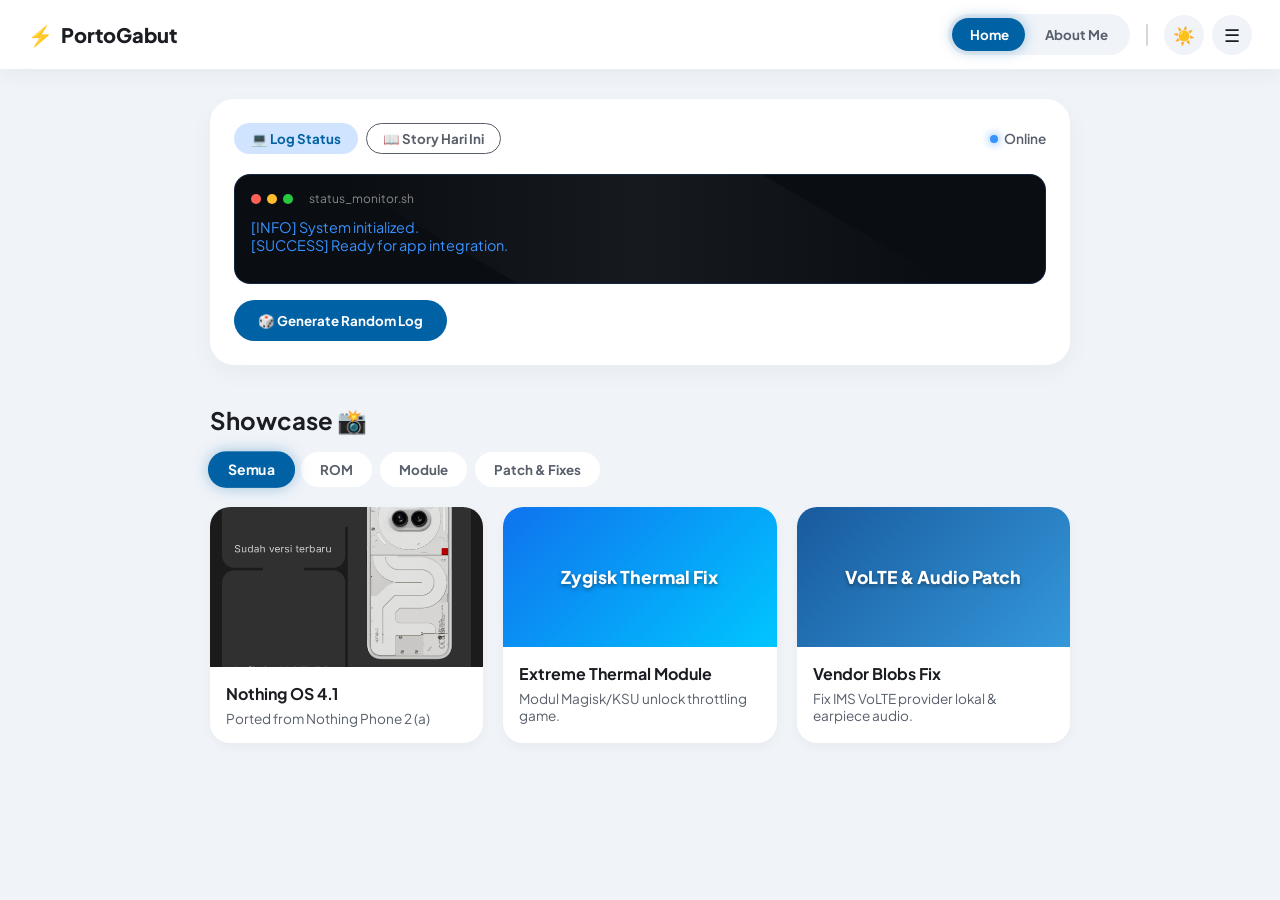
<file: index.html>
<!DOCTYPE html>
<html lang="id">
<head>
  <meta charset="UTF-8">
  <!-- PENGUNCI SKALA VIEWPORT UNTUK PREVENT STRETCH/ZOOM SIMULATOR -->
  <meta name="viewport" content="width=device-width, initial-scale=1.0, maximum-scale=1.0, user-scalable=no">
  <title>PortoGabut - Expressive Portfolio</title>
  <link href="https://fonts.googleapis.com/css2?family=Plus+Jakarta+Sans:wght@500;700;800&family=Fira+Code:wght@500;700&display=swap" rel="stylesheet">
  <link rel="stylesheet" href="style.css">
</head>
<body>

  <!-- Top App Bar Navbar -->
  <header class="top-app-bar">
    <!-- Kiri: Brand Logo -->
    <div class="brand">
      <span class="logo-icon">⚡</span>
      <span class="brand-name">PortoGabut</span>
    </div>

    <!-- Kanan: Navigation + Divider + Actions -->
    <div class="nav-right-group">
      <nav class="segmented-nav" id="segmented-nav">
        <!-- Floating Pill Indicator (Meluncur Mulus) -->
        <div class="nav-indicator" id="nav-indicator"></div>

        <button class="nav-btn active" data-tab="home">Home</button>
        <button class="nav-btn" data-tab="about">About Me</button>
      </nav>

      <!-- Pemisah Vertikal -->
      <div class="nav-divider"></div>

      <!-- Paling Pojok Kanan: Theme Toggle & Hamburger -->
      <div class="header-actions">
        <button id="theme-toggle" class="icon-btn theme-btn" title="Ganti Tema">
          <span class="sun-icon">☀️</span>
          <span class="moon-icon">🌙</span>
        </button>
        <button class="icon-btn hamburger-btn" title="Menu">☰</button>
      </div>
    </div>
  </header>

  <!-- Main Content Area -->
  <main class="main-content">
    
    <!-- TAB 1: HOME -->
    <section id="tab-home" class="tab-pane active">
      
      <!-- Dual-Slide Widget -->
      <div class="slide-widget-container">
        <div class="widget-header">
          <div class="widget-tabs">
            <button class="slide-tab active" data-slide="slide-log">💻 Log Status</button>
            <button class="slide-tab" data-slide="slide-story">📖 Story Hari Ini</button>
          </div>
          <span class="status-indicator"><span class="dot"></span> Online</span>
        </div>

        <div class="slides-wrapper">
          <!-- Slide 1: Log Terminal -->
          <div id="slide-log" class="slide-content active">
            <div class="terminal-box">
              <div class="terminal-header">
                <span class="t-dot red"></span>
                <span class="t-dot yellow"></span>
                <span class="t-dot green"></span>
                <span class="t-title">status_monitor.sh</span>
              </div>
              <div class="terminal-body" id="log-output">
                [INFO] System initialized.<br>
                [SUCCESS] Ready for app integration.
              </div>
            </div>
            <button id="btn-gen-log" class="expressive-btn">🎲 Generate Random Log</button>
          </div>

          <!-- Slide 2: Story Hari Ini -->
          <div id="slide-story" class="slide-content">
            <div class="story-box">
              <div class="story-date" id="story-date">Hari Ini</div>
              <p class="story-text" id="story-output">
                "Nantinya widget ini bakal bisa nampilin status langsung dari aplikasi buatan sendiri."
              </p>
            </div>
            <button id="btn-gen-story" class="expressive-btn">📖 Random Story Today</button>
          </div>
        </div>
      </div>

      <!-- Showcase Section (3 Kategori Resmi) -->
      <div class="showcase-section">
        <h2>Showcase 📸</h2>
        
        <!-- Filter Bar 3 Kategori -->
        <div class="filter-bar">
          <button class="filter-btn active" data-filter="all">Semua</button>
          <button class="filter-btn" data-filter="rom">ROM</button>
          <button class="filter-btn" data-filter="module">Module</button>
          <button class="filter-btn" data-filter="patch">Patch & Fixes</button>
        </div>

        <!-- Showcase Items Grid -->
        <div class="grid-showcase">
          <!-- Kartu Showcase Nothing OS 4.1 -->
          <a href="page/noth/nothing.html" class="card-item-link">
            <div class="card-item" data-category="rom">
              <div class="card-img-wrapper">
                <img src="images/showcase/noth/about_phone.png" alt="Nothing OS 4.1" class="card-img">
              </div>
              <div class="card-info">
                <h3>Nothing OS 4.1</h3>
                <p>Ported from Nothing Phone 2 (a)</p>
              </div>
            </div>
          </a>

          <div class="card-item" data-category="module">
            <div class="card-img-placeholder module-bg">Zygisk Thermal Fix</div>
            <div class="card-info">
              <h3>Extreme Thermal Module</h3>
              <p>Modul Magisk/KSU unlock throttling game.</p>
            </div>
          </div>

          <div class="card-item" data-category="patch">
            <div class="card-img-placeholder patch-bg">VoLTE & Audio Patch</div>
            <div class="card-info">
              <h3>Vendor Blobs Fix</h3>
              <p>Fix IMS VoLTE provider lokal & earpiece audio.</p>
            </div>
          </div>
        </div>
      </div>
    </section>

    <!-- TAB 2: ABOUT ME (LENGKAP & BERSIH) -->
    <section id="tab-about" class="tab-pane">
      
      <!-- 1. Hero Profile -->
      <div class="about-hero-card">
        <div class="profile-avatar-box">
          <img src="images/foto-gueh.jpg" alt="Foto Profil" class="profile-avatar">
        </div>
        <div class="profile-info">
          <h1 class="profile-name">Fatur</h1>
          <p class="profile-title">Android Modder & UI/UX Designer</p>
          <p class="profile-bio">
            Suka ngobrak-ngabrik vendor blobs Android, porting custom ROM, dan ngulik kernel pas malam hari. Always learning & breaking stuff!
          </p>
        </div>
      </div>

      <!-- 2. Grid 3 Kartu (Cita-cita, Goals, Harapan) -->
      <div class="about-grid">
        <div class="about-card">
          <div class="card-icon">🌟</div>
          <h3>Cita-cita</h3>
          <p>Jadi System/Kernel Engineer atau maintainer resmi ROM internasional yang terpercaya.</p>
        </div>

        <div class="about-card">
          <div class="card-icon">🎯</div>
          <h3>Goals</h3>
          <p>Maintain 1 ROM Official di device favorit, paham Linux Kernel, & bikin script otomatisasi porting.</p>
        </div>

        <div class="about-card">
          <div class="card-icon">🕊️</div>
          <h3>Harapan</h3>
          <p>Komunitas modding lokal makin ramah pemula, dokumentasi makin rapi, dan HH tua tetep dapet umur panjang.</p>
        </div>
      </div>

      <!-- 3. Personal Stats -->
      <div class="stats-favorites-card">
        <h3>Personal Stats & Favorites 🎮</h3>
        
        <div class="stat-item" style="margin-bottom: 16px;">
          <span class="stat-label">❤️ WHAT I LIKE</span>
          <div class="badges-group">
            <span class="chip">Porting OEM ROM</span>
            <span class="chip">Snack</span>
            <span class="chip">Listening HipDut Music</span>
            <span class="chip">Writing</span>
          </div>
        </div>

        <div class="stat-item" style="margin-bottom: 16px;">
          <span class="stat-label">🍕 FAVOURITE FOOD</span>
          <p class="stat-value">Mie Ayam & Nasi Goreng</p>
        </div>

        <div class="stat-item" style="margin-bottom: 20px;">
          <span class="stat-label">👥 TEMAN DEKAT</span>
          <p class="stat-value"><strong>4 Orang</strong> (Teman Sekolah)</p>
        </div>

        <div class="social-section">
          <span class="stat-label">🌐 TEMUKAN SAYA DI</span>
          <div class="social-links">
            <a href="https://github.com" target="_blank" class="social-btn">GitHub</a>
            <a href="https://t.me" target="_blank" class="social-btn">Telegram</a>
            <a href="https://instagram.com" target="_blank" class="social-btn">Instagram</a>
            <a href="https://roblox.com" target="_blank" class="social-btn">Roblox</a>
          </div>
        </div>
      </div>

    </section>

  </main>

  <script src="script.js"></script>
</body>
</html>
</file>
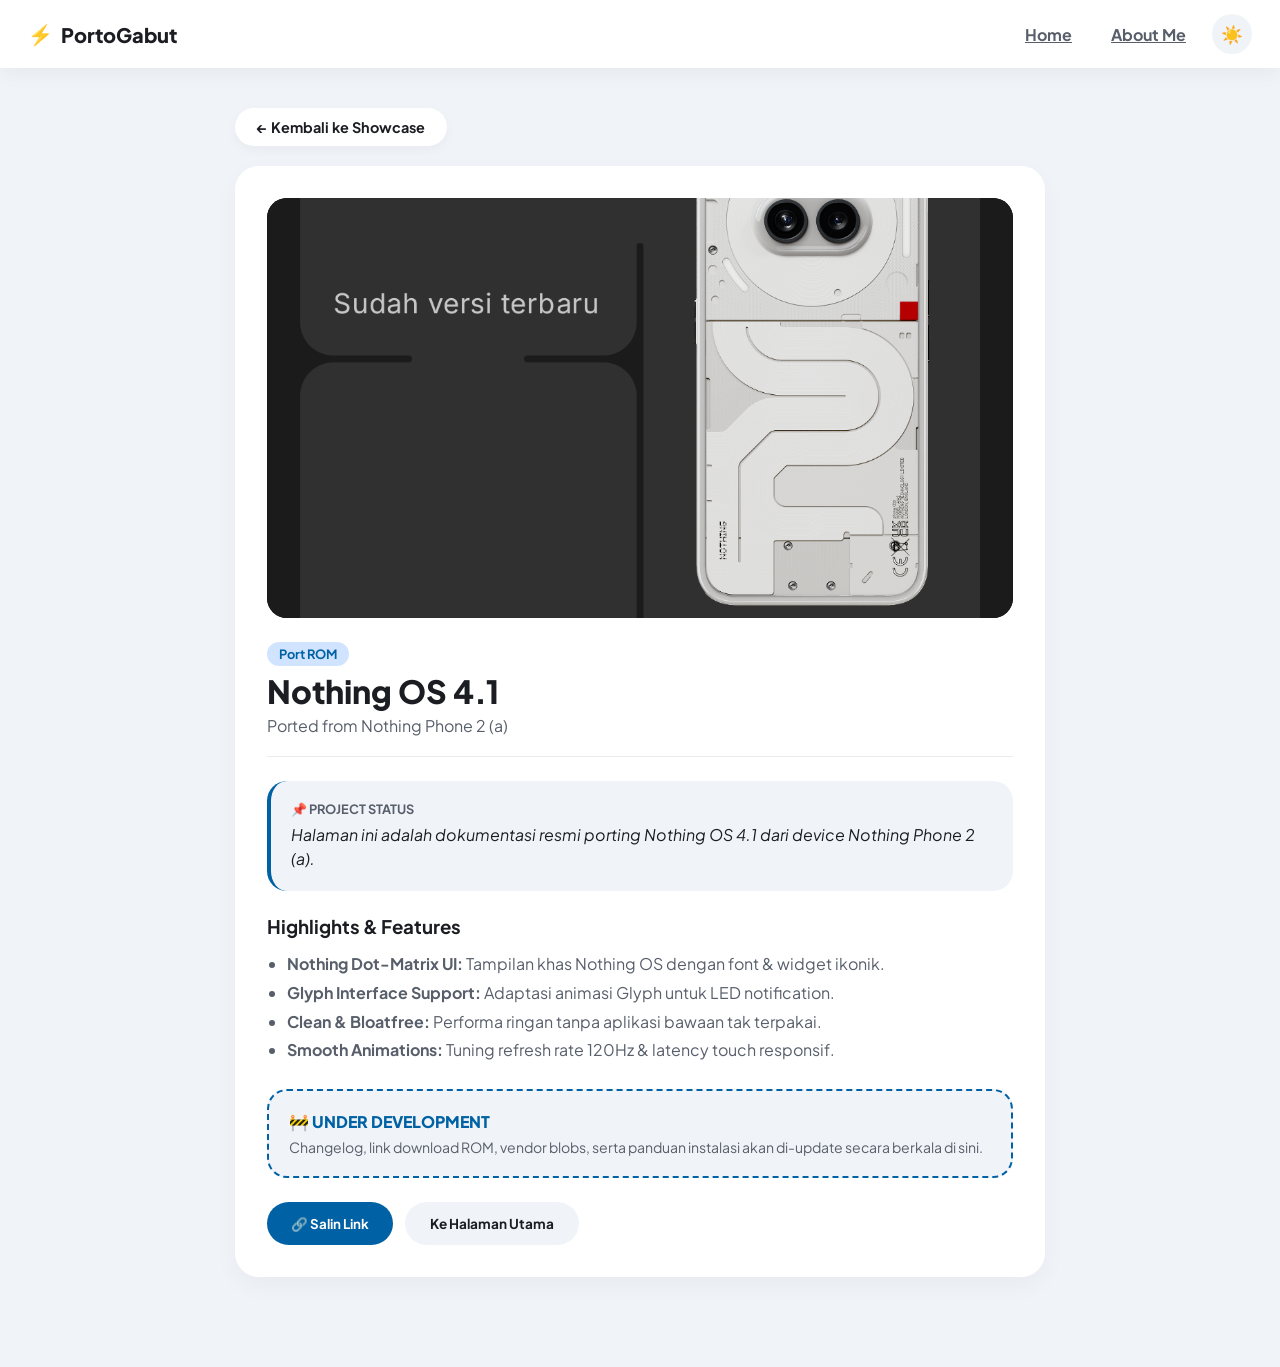
<file: page/noth/nothing.html>
<!DOCTYPE html>
<html lang="id">
<head>
  <meta charset="UTF-8">
  <meta name="viewport" content="width=device-width, initial-scale=1.0">
  <title>Nothing OS 4.1 - PortoGabut</title>
  <link href="https://fonts.googleapis.com/css2?family=Plus+Jakarta+Sans:wght@500;700;800&family=Fira+Code:wght@500;700&display=swap" rel="stylesheet">
  
  <!-- Style Utama & Style Khusus Detail -->
  <link rel="stylesheet" href="../../style.css">
  <link rel="stylesheet" href="nothing.css">
</head>
<body>

  <!-- 1. HEADER / TOP APP BAR UTAMA -->
  <header class="top-app-bar">
    <div class="brand">
      <span class="logo-icon">⚡</span>
      <span class="brand-name">PortoGabut</span>
    </div>

    <div class="header-actions">
      <nav class="nav-links">
        <a href="../../index.html" class="nav-btn">Home</a>
        <a href="../../index.html" class="nav-btn">About Me</a>
      </nav>

      <button id="theme-toggle" class="icon-btn theme-btn" title="Ganti Tema">
        <span class="sun-icon">☀️</span>
        <span class="moon-icon">🌙</span>
      </button>
    </div>
  </header>

  <!-- 2. KONTEN DETAIL -->
  <main class="detail-container">
    
    <!-- Tombol Kembali -->
    <a href="../../index.html" class="btn-back">
      ← Kembali ke Showcase
    </a>

    <!-- Kartu Utama Detail -->
    <article class="detail-card">
      
      <!-- Banner Gambar Phone -->
      <div class="banner-box">
        <img src="../../images/showcase/noth/about_phone.png" alt="Nothing OS 4.1 About Phone" class="banner-img">
      </div>

      <!-- Header Info -->
      <header class="detail-header">
        <span class="chip">Port ROM</span>
        <h1 class="detail-title">Nothing OS 4.1</h1>
        <p class="detail-subtitle">Ported from Nothing Phone 2 (a)</p>
      </header>

      <!-- Isian Detail Placeholder -->
      <section class="detail-content">
        <div class="story-box" style="margin-bottom: 24px;">
          <p class="story-date">📌 PROJECT STATUS</p>
          <p class="story-text">Halaman ini adalah dokumentasi resmi porting Nothing OS 4.1 dari device Nothing Phone 2 (a).</p>
        </div>

        <h3 style="margin-bottom: 12px;">Highlights & Features</h3>
        <ul style="padding-left: 20px; margin-bottom: 24px; color: var(--text-sub); line-height: 1.8;">
          <li><strong>Nothing Dot-Matrix UI:</strong> Tampilan khas Nothing OS dengan font & widget ikonik.</li>
          <li><strong>Glyph Interface Support:</strong> Adaptasi animasi Glyph untuk LED notification.</li>
          <li><strong>Clean & Bloatfree:</strong> Performa ringan tanpa aplikasi bawaan tak terpakai.</li>
          <li><strong>Smooth Animations:</strong> Tuning refresh rate 120Hz & latency touch responsif.</li>
        </ul>

        <!-- Box Placeholder -->
        <div class="placeholder-box">
          <p style="font-weight: 800; color: var(--accent); margin-bottom: 6px;">🚧 UNDER DEVELOPMENT</p>
          <p style="font-size: 0.88rem; color: var(--text-sub);">
            Changelog, link download ROM, vendor blobs, serta panduan instalasi akan di-update secara berkala di sini.
          </p>
        </div>

        <div style="display: flex; gap: 12px; flex-wrap: wrap; margin-top: 24px;">
          <button class="expressive-btn" id="btn-copy-link">🔗 Salin Link</button>
          <a href="../../index.html" class="social-btn" style="padding: 12px 24px;">Ke Halaman Utama</a>
        </div>
      </section>

    </article>
  </main>

  <!-- 3. JAVASCRIPT KHUSUS NOTHING -->
  <script src="nothing.js"></script>
</body>
</html>
</file>
<file: style.css>
/* =========================================
   1. VARIABEL WARNA (BLUE NEON GLOW)
   ========================================= */
:root {
  /* Mode Terang */
  --bg-main: #f0f4f9;
  --bg-card: #ffffff;
  --text-main: #1b1d22;
  --text-sub: #585f6b;
  --accent: #0061a4;
  --accent-container: #d1e4ff;
  
  --glow-color: rgba(0, 97, 164, 0.35);
  --glow-radius: 14px;
  
  --radius-pill: 50px;
  --radius-card: 24px;
  --transition: all 0.3s cubic-bezier(0.34, 1.56, 0.64, 1);
}

/* Mode Gelap */
body.dark-mode {
  --bg-main: #0f1318;
  --bg-card: #181d24;
  --text-main: #e1e3df;
  --text-sub: #9ca59e;
  --accent: #3892ff;
  --accent-container: #00325b;
  
  --glow-color: rgba(56, 146, 255, 0.6);
}

/* Hilangkan highlight biru bawaan HP */
* { 
  box-sizing: border-box; 
  margin: 0; 
  padding: 0; 
  font-family: 'Plus Jakarta Sans', sans-serif; 
  transition: var(--transition); 
  -webkit-tap-highlight-color: transparent;
}

button:focus,
a:focus,
input:focus {
  outline: none;
}

body { 
  background: var(--bg-main); 
  color: var(--text-main); 
  padding-bottom: 50px; 
}

/* =========================================
   2. LAYOUT DASAR & NAVBAR
   ========================================= */
.top-app-bar {
  display: flex; 
  justify-content: space-between; 
  align-items: center;
  padding: 14px 28px; 
  background: var(--bg-card);
  position: sticky; 
  top: 0; 
  z-index: 100;
  box-shadow: 0 4px 20px rgba(0,0,0,0.05);
}

.brand { 
  display: flex; 
  align-items: center; 
  gap: 8px; 
  font-weight: 800; 
  font-size: 1.25rem; 
  margin-right: 16px; /* Tambahin ini biar ada jarak */
}

.nav-right-group {
  display: flex;
  align-items: center;
  gap: 16px;
  margin-left: auto;
}

/* Segmented Nav & Floating Indicator */
.segmented-nav {
  position: relative;
  display: flex; 
  background: var(--bg-main); 
  padding: 4px; 
  border-radius: var(--radius-pill); 
  gap: 0;
}

.nav-indicator {
  position: absolute;
  top: 4px;
  left: 4px;
  height: calc(100% - 8px);
  background: var(--accent);
  border-radius: var(--radius-pill);
  box-shadow: 0 0 var(--glow-radius) var(--glow-color);
  transition: transform 0.38s cubic-bezier(0.34, 1.56, 0.64, 1), width 0.38s cubic-bezier(0.34, 1.56, 0.64, 1);
  z-index: 1;
}

.nav-btn {
  position: relative;
  z-index: 2;
  border: none; 
  background: transparent !important; 
  color: var(--text-sub);
  padding: 8px 18px; 
  border-radius: var(--radius-pill); 
  font-weight: 700; 
  cursor: pointer;
  transition: color 0.3s ease;
}

.nav-btn.active { 
  color: #ffffff !important; 
}

.nav-divider {
  width: 2px;
  height: 22px;
  background-color: var(--text-sub);
  opacity: 0.25;
  border-radius: 2px;
}

.header-actions { display: flex; align-items: center; gap: 8px; }

.icon-btn {
  background: var(--bg-main); border: none; width: 40px; height: 40px;
  border-radius: 50%; cursor: pointer; font-size: 1.1rem; color: var(--text-main);
  display: flex; align-items: center; justify-content: center;
}

.icon-btn:hover { box-shadow: 0 0 var(--glow-radius) var(--glow-color); }

body .sun-icon { display: block; } 
body .moon-icon { display: none; }
body.dark-mode .sun-icon { display: none; } 
body.dark-mode .moon-icon { display: block; }

/* Main Content Area & Page Animations */
.main-content { max-width: 900px; margin: 30px auto; padding: 0 20px; }

.tab-pane { display: none; }

.tab-pane.active { 
  display: block; 
  animation: pageEnter 0.45s cubic-bezier(0.16, 1, 0.3, 1) forwards;
}

@keyframes pageEnter {
  from {
    opacity: 0;
    transform: translateY(18px) scale(0.98);
  }
  to {
    opacity: 1;
    transform: translateY(0) scale(1);
  }
}

/* =========================================
   3. DUAL-SLIDE WIDGET (HOME)
   ========================================= */
.slide-widget-container {
  background: var(--bg-card); border-radius: var(--radius-card); padding: 24px;
  box-shadow: 0 8px 24px rgba(0,0,0,0.04); margin-bottom: 40px;
}

.widget-header { display: flex; justify-content: space-between; align-items: center; margin-bottom: 20px; }
.widget-tabs { display: flex; gap: 8px; }

.slide-tab {
  background: transparent; border: 1px solid var(--text-sub); color: var(--text-sub);
  padding: 6px 16px; border-radius: var(--radius-pill); font-weight: 700; cursor: pointer;
}

.slide-tab.active { background: var(--accent-container); color: var(--accent); border-color: transparent; }

.status-indicator { font-size: 0.85rem; color: var(--text-sub); font-weight: 600; display: flex; align-items: center; gap: 6px; }
.status-indicator .dot { width: 8px; height: 8px; background: #3892ff; border-radius: 50%; box-shadow: 0 0 10px #3892ff; }

.slide-content { display: none; }
.slide-content.active { display: block; }

.terminal-box {
  background: #0a0d12; color: #3892ff; padding: 16px; border-radius: 16px;
  font-family: 'Fira Code', monospace; font-size: 0.9rem; margin-bottom: 16px; min-height: 110px;
  border: 1px solid rgba(56, 146, 255, 0.2);
  position: relative;
  overflow: hidden;
}

.terminal-box::after {
  content: '';
  position: absolute;
  top: -50%;
  left: -50%;
  width: 200%;
  height: 200%;
  background: linear-gradient(
    60deg,
    transparent 30%,
    rgba(255, 255, 255, 0.05) 50%,
    transparent 70%
  );
  transform: rotate(30deg);
  animation: scanlight 6s infinite linear;
}

@keyframes scanlight {
  0% { transform: translate(-100%, -100%) rotate(30deg); }
  100% { transform: translate(100%, 100%) rotate(30deg); }
}

.terminal-header { display: flex; gap: 6px; align-items: center; margin-bottom: 12px; }
.t-dot { width: 10px; height: 10px; border-radius: 50%; }
.red { background: #ff5f56; } .yellow { background: #ffbd2e; } .green { background: #27c93f; }
.t-title { color: #888; font-size: 0.75rem; margin-left: 10px; }

.story-box {
  background: var(--bg-main); padding: 20px; border-radius: 20px; margin-bottom: 16px; border-left: 4px solid var(--accent);
}

.story-date { font-size: 0.8rem; color: var(--text-sub); margin-bottom: 6px; font-weight: 700; }
.story-text { font-style: italic; line-height: 1.5; }

.expressive-btn {
  background: var(--accent); color: white; border: none; padding: 12px 24px;
  border-radius: var(--radius-pill); font-weight: 700; cursor: pointer;
}

.expressive-btn:hover { transform: scale(1.03); box-shadow: 0 0 var(--glow-radius) var(--glow-color); }

/* =========================================
   4. SHOWCASE SECTION (HOME)
   ========================================= */
.showcase-section h2 { margin-bottom: 16px; }

.filter-bar { display: flex; gap: 8px; margin-bottom: 20px; flex-wrap: wrap; }

.filter-btn {
  background: var(--bg-card); border: 1px solid transparent; color: var(--text-sub); padding: 8px 18px;
  border-radius: var(--radius-pill); font-weight: 700; cursor: pointer; transition: all 0.25s ease;
}

.filter-btn.active { 
  background: var(--accent); 
  color: white; 
  box-shadow: 0 0 var(--glow-radius) var(--glow-color);
  transform: scale(1.05);
}

.grid-showcase { display: grid; grid-template-columns: repeat(auto-fit, minmax(250px, 1fr)); gap: 20px; }

.card-item-link {
  text-decoration: none;
  color: inherit;
  display: block;
}

.card-item {
  background: var(--bg-card); border-radius: 20px; overflow: hidden;
  box-shadow: 0 4px 12px rgba(0,0,0,0.04); cursor: pointer;
  transition: transform 0.35s cubic-bezier(0.34, 1.56, 0.64, 1), box-shadow 0.35s ease;
}

.card-item:hover {
  transform: translateY(-6px) scale(1.01);
  box-shadow: 0 12px 28px rgba(0, 0, 0, 0.12);
}

body.dark-mode .card-item:hover {
  box-shadow: 0 0 20px rgba(58, 146, 255, 0.2);
}

.card-img-wrapper {
  width: 100%;
  height: 160px;
  background: #000000;
  overflow: hidden;
  display: flex;
  align-items: center;
  justify-content: center;
}

.card-img {
  width: 100%;
  height: 100%;
  object-fit: cover;
  transition: var(--transition);
}

.card-item:hover .card-img {
  transform: scale(1.05);
}

.card-img-placeholder {
  height: 140px; display: flex; align-items: center; justify-content: center;
  font-weight: 800; color: white; font-size: 1.1rem; text-shadow: 0 2px 4px rgba(0,0,0,0.4);
}

.rom-bg { background: linear-gradient(135deg, #0052d4, #4364f7); }
.module-bg { background: linear-gradient(135deg, #0f73ee, #00c6ff); }
.patch-bg { background: linear-gradient(135deg, #185a9d, #3498db); }

.card-info { padding: 16px; }
.card-info h3 { font-size: 1rem; margin-bottom: 6px; }
.card-info p { font-size: 0.85rem; color: var(--text-sub); }

/* =========================================
   5. ABOUT ME SECTION
   ========================================= */
.about-hero-card {
  background: var(--bg-card);
  padding: 32px;
  border-radius: var(--radius-card);
  display: flex;
  align-items: center;
  gap: 28px;
  margin-bottom: 24px;
  box-shadow: 0 4px 16px rgba(0,0,0,0.03);
}

.profile-avatar {
  width: 120px;
  height: 120px;
  border-radius: 28px;
  object-fit: cover;
  border: 3px solid var(--accent);
  box-shadow: 0 0 var(--glow-radius) var(--glow-color);
}

.profile-name { font-size: 1.8rem; font-weight: 800; margin-bottom: 4px; }
.profile-title { color: var(--accent); font-weight: 700; font-size: 0.95rem; margin-bottom: 12px; }
.profile-bio { color: var(--text-sub); line-height: 1.6; font-size: 0.95rem; }

@media (max-width: 640px) {
  .about-hero-card { flex-direction: column; text-align: center; }
}

.about-grid {
  display: grid;
  grid-template-columns: repeat(auto-fit, minmax(220px, 1fr));
  gap: 20px;
  margin-bottom: 24px;
}

.about-card {
  background: var(--bg-card);
  padding: 24px;
  border-radius: 20px;
  box-shadow: 0 4px 12px rgba(0,0,0,0.03);
}

.about-card:hover {
  transform: translateY(-4px);
  box-shadow: 0 0 var(--glow-radius) var(--glow-color);
}

.card-icon { font-size: 1.8rem; margin-bottom: 12px; }
.about-card h3 { font-size: 1.1rem; margin-bottom: 10px; }
.about-card p { font-size: 0.9rem; color: var(--text-sub); line-height: 1.5; }

.stats-favorites-card {
  background: var(--bg-card);
  padding: 28px;
  border-radius: var(--radius-card);
  box-shadow: 0 4px 16px rgba(0,0,0,0.03);
  width: 100%;
}

.stats-favorites-card h3 { margin-bottom: 20px; font-size: 1.2rem; }

.stat-item { width: 100%; }

.stat-label {
  display: block;
  font-size: 0.85rem;
  font-weight: 700;
  color: var(--accent);
  margin-bottom: 8px;
  text-transform: uppercase;
  letter-spacing: 0.5px;
}

.stat-value { font-size: 0.95rem; color: var(--text-main); }

.badges-group { display: flex; flex-wrap: wrap; gap: 6px; }

.chip {
  background: var(--accent-container);
  color: var(--accent);
  padding: 4px 12px;
  border-radius: var(--radius-pill);
  font-size: 0.8rem;
  font-weight: 700;
}

.social-section {
  border-top: 1px solid rgba(0,0,0,0.08);
  padding-top: 20px;
  width: 100%;
}

body.dark-mode .social-section { border-top-color: rgba(255,255,255,0.08); }

.social-links { display: flex; gap: 10px; flex-wrap: wrap; margin-top: 8px; }

.social-btn {
  background: var(--bg-main);
  color: var(--text-main);
  text-decoration: none;
  padding: 8px 18px;
  border-radius: var(--radius-pill);
  font-size: 0.85rem;
  font-weight: 700;
  border: 1px solid transparent;
}

.social-btn:hover {
  background: var(--accent);
  color: white;
  box-shadow: 0 0 var(--glow-radius) var(--glow-color);
}

/* =========================================
   FIX RESPONSIVE MOBILE (LAYAR KECIL)
   ========================================= */
@media (max-width: 600px) {
  
  /* 1. Header: Pakai Flex Column biar susunannya rapi atas-bawah */
  .top-app-bar {
    flex-direction: column;
    padding: 12px;
    gap: 12px;
    align-items: flex-start;
  }

  .nav-right-group {
    width: 100%;
    justify-content: space-between;
  }

  /* Kecilin nav biar nggak makan tempat */
  .segmented-nav {
    transform: scale(0.85); /* Dikecilin 15% */
    transform-origin: left;
  }

  /* 2. Widget Log/Story: Pakai Flex Wrap biar turun ke bawah kalau nggak muat */
  .widget-header {
    flex-direction: column; /* Jadi atas-bawah */
    align-items: flex-start;
    gap: 12px;
  }

  .widget-tabs {
    flex-wrap: wrap; /* Tombol pindah baris kalau sempit */
    gap: 6px;
  }

  .slide-tab {
    padding: 5px 12px;
    font-size: 0.75rem; /* Teks dikecilin */
  }

  .status-indicator {
    font-size: 0.75rem; /* Indikator online dikecilin */
  }

  /* 3. Showcase Filter: Biar nggak menumpuk */
  .filter-bar {
    justify-content: center;
  }

  .filter-btn {
    padding: 6px 10px;
    font-size: 0.75rem; /* Filter button dikecilin */
  }

  /* 4. Global Scaling untuk elemen lain biar gak sesak */
  body {
    font-size: 14px; /* Default font lebih kecil di HP */
  }

  h1 { font-size: 1.5rem; }
  h2 { font-size: 1.2rem; }
  
  /* Kurangi padding card widget */
  .slide-widget-container {
    padding: 16px;
  }
}
</file>
<file: page/noth/nothing.css>
/* =========================================
   STYLING KHUSUS NOTHING OS (WARISAN STYLE UTAMA)
   ========================================= */

.detail-container {
  max-width: 850px;
  margin: 40px auto;
  padding: 0 20px;
}

.btn-back {
  display: inline-flex;
  align-items: center;
  background: var(--bg-card);
  color: var(--text-main);
  padding: 10px 22px;
  border-radius: var(--radius-pill);
  text-decoration: none;
  font-weight: 700;
  font-size: 0.9rem;
  margin-bottom: 20px;
  box-shadow: 0 4px 12px rgba(0,0,0,0.04);
}

.btn-back:hover {
  background: var(--accent);
  color: white;
  box-shadow: 0 0 var(--glow-radius) var(--glow-color);
  transform: translateX(-4px);
}

.detail-card {
  background: var(--bg-card);
  border-radius: var(--radius-card);
  padding: 32px;
  box-shadow: 0 8px 24px rgba(0,0,0,0.04);
}

.banner-box {
  width: 100%;
  max-height: 420px;
  border-radius: 20px;
  overflow: hidden;
  background: #000;
  display: flex;
  justify-content: center;
  align-items: center;
  margin-bottom: 24px;
}

.banner-img {
  width: 100%;
  height: 100%;
  object-fit: contain;
}

.detail-header {
  border-bottom: 1px solid rgba(0,0,0,0.08);
  padding-bottom: 20px;
  margin-bottom: 24px;
}

body.dark-mode .detail-header {
  border-bottom-color: rgba(255,255,255,0.08);
}

.detail-title {
  font-size: 2rem;
  font-weight: 800;
  margin: 8px 0 4px 0;
}

.detail-subtitle {
  color: var(--text-sub);
  font-size: 1rem;
}

.placeholder-box {
  background: var(--bg-main);
  padding: 20px;
  border-radius: 20px;
  border: 2px dashed var(--accent);
}

/* =========================================
   ANIMASI & EFFEK SPECIAL NOTHING OS
   ========================================= */

/* A. Fade-In Slide Up saat Halaman Pertama Kali Dibuka */
.detail-card {
  animation: fadeInUp 0.6s cubic-bezier(0.16, 1, 0.3, 1) forwards;
}

.banner-box {
  animation: zoomIn 0.8s cubic-bezier(0.16, 1, 0.3, 1) forwards;
}

@keyframes fadeInUp {
  from {
    opacity: 0;
    transform: translateY(24px);
  }
  to {
    opacity: 1;
    transform: translateY(0);
  }
}

@keyframes zoomIn {
  from {
    opacity: 0;
    transform: scale(0.95);
  }
  to {
    opacity: 1;
    transform: scale(1);
  }
}

/* B. Hover Micro-Interaction pada Gambar Phone */
.banner-box {
  transition: transform 0.4s ease, box-shadow 0.4s ease;
}

.banner-box:hover {
  transform: translateY(-4px);
  box-shadow: 0 12px 32px rgba(0, 0, 0, 0.25);
}

body.dark-mode .banner-box:hover {
  box-shadow: 0 0 25px rgba(58, 146, 255, 0.25); /* Glow biru cyan pas dark mode */
}

/* C. Animasi "Pulsing" Dot-Matrix pada Badge Status */
.chip, .badge-tag {
  position: relative;
  overflow: hidden;
}

/* Efek Kilatan/Shimmer pada Badge Status */
.story-box {
  position: relative;
  overflow: hidden;
}

.story-box::after {
  content: '';
  position: absolute;
  top: 0;
  left: -100%;
  width: 50%;
  height: 100%;
  background: linear-gradient(
    90deg,
    transparent,
    rgba(255, 255, 255, 0.15),
    transparent
  );
  animation: sweep 4s infinite;
}

@keyframes sweep {
  0% { left: -100%; }
  30% { left: 200%; }
  100% { left: 200%; }
}

/* D. Smooth Hover untuk List Features */
.feature-list li {
  transition: transform 0.2s ease, color 0.2s ease;
}

.feature-list li:hover {
  transform: translateX(6px);
  color: var(--text-main);
}

/* Hilangkan efek highlight biru bawaan HP saat tombol/link dipencet */
* {
  -webkit-tap-highlight-color: transparent;
}

/* Hilangkan garis border fokus (outline) bawaan browser */
button:focus,
a:focus,
input:focus {
  outline: none;
}
</file>
